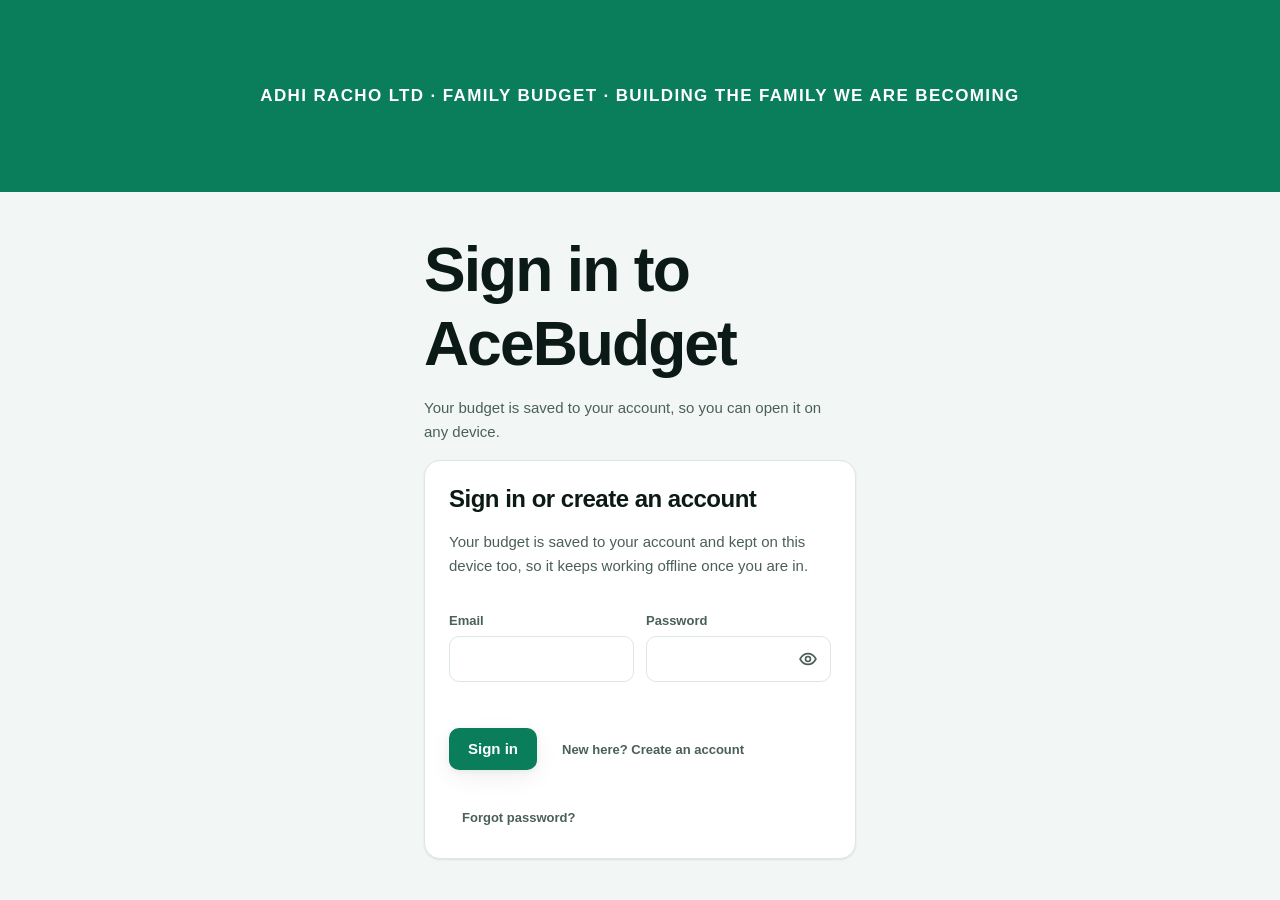
<file: index.html>
<!doctype html>
<html lang="en">
<head>
  <meta charset="UTF-8" />
  <meta name="viewport" content="width=device-width, initial-scale=1, viewport-fit=cover" />
  <title>AceBudget: private, local-first household budgeting</title>
  <meta name="description" content="AceBudget is a free budgeting app for households. No bank password, ever. Sign in with a free account and your budget is saved to your device and your account, so it works offline and follows you between devices." />
  <meta name="theme-color" content="#0a7d5b" />
  <link rel="manifest" href="manifest.json" />
  <link rel="icon" href="data:image/svg+xml,%3Csvg xmlns='http://www.w3.org/2000/svg' viewBox='0 0 64 64'%3E%3Crect width='64' height='64' rx='14' fill='%230a7d5b'/%3E%3Crect x='16' y='34' width='8' height='16' rx='2' fill='%23ffffff'/%3E%3Crect x='28' y='24' width='8' height='26' rx='2' fill='%23ffffff'/%3E%3Crect x='40' y='14' width='8' height='36' rx='2' fill='%23ffffff'/%3E%3C/svg%3E" />
  <link rel="apple-touch-icon" href="assets/icons/icon-192.svg" />
  <link rel="stylesheet" href="assets/css/base.css" />
  <link rel="stylesheet" href="assets/css/app.css" />
</head>
<body>
  <a class="skip-link" href="#main">Skip to content</a>
  <div id="app"><noscript>AceBudget needs JavaScript enabled to run. Your budget is kept on this device as well as your account, so it keeps working offline.</noscript></div>
  <script type="module" src="src/app.js"></script>
</body>
</html>
</file>
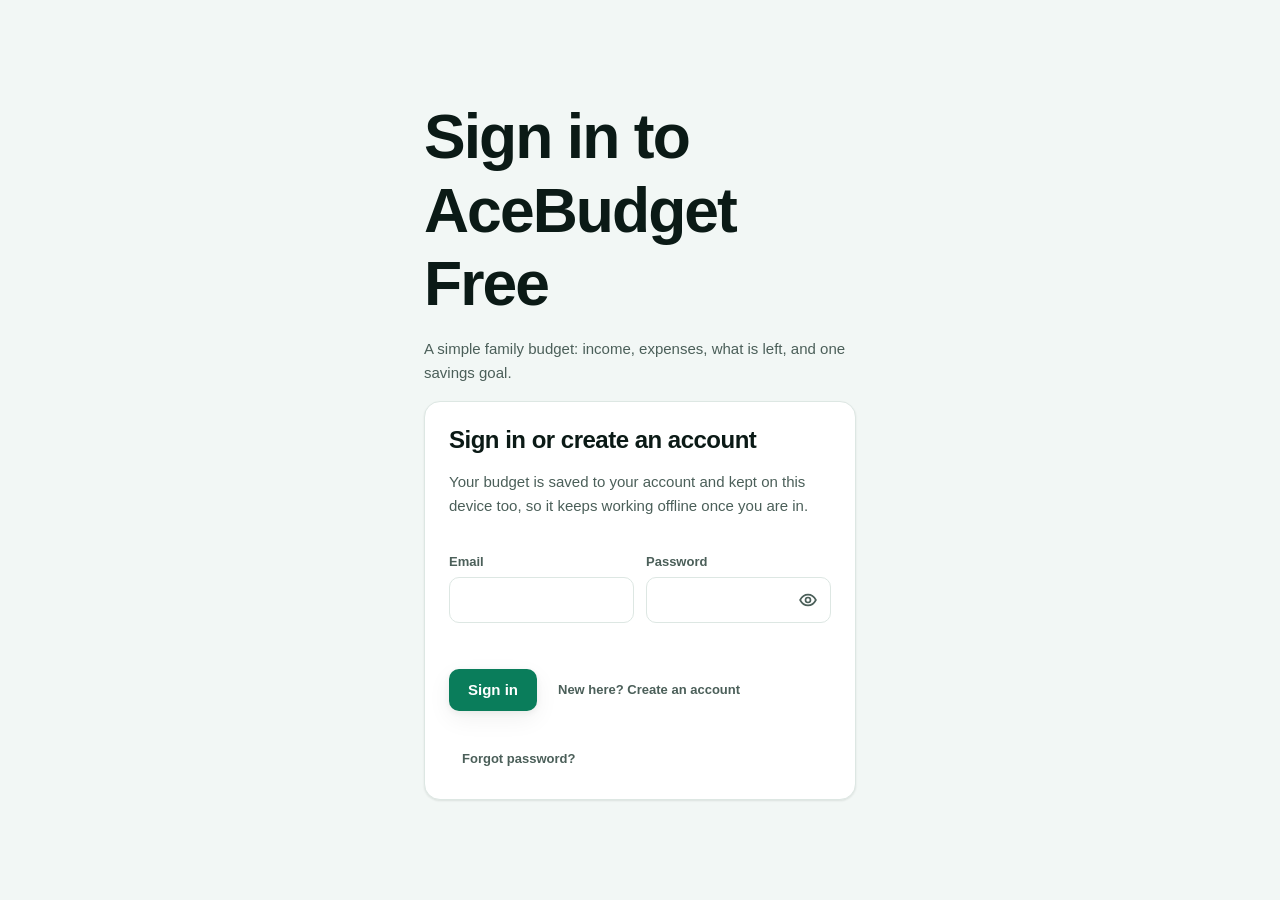
<file: free/index.html>
<!doctype html>
<html lang="en">
<head>
  <meta charset="UTF-8" />
  <meta name="viewport" content="width=device-width, initial-scale=1, viewport-fit=cover" />
  <title>AceBudget Free: a simple family budget planner</title>
  <meta name="description" content="Try AceBudget free. Track income and expenses, see what is left each month, and set a savings goal. Private: your numbers never leave this device." />
  <meta name="theme-color" content="#0a7d5b" />
  <link rel="icon" href="data:image/svg+xml,%3Csvg xmlns='http://www.w3.org/2000/svg' viewBox='0 0 64 64'%3E%3Crect width='64' height='64' rx='14' fill='%230a7d5b'/%3E%3Crect x='16' y='34' width='8' height='16' rx='2' fill='%23ffffff'/%3E%3Crect x='28' y='24' width='8' height='26' rx='2' fill='%23ffffff'/%3E%3Crect x='40' y='14' width='8' height='36' rx='2' fill='%23ffffff'/%3E%3C/svg%3E" />
  <link rel="stylesheet" href="../assets/css/base.css" />
  <link rel="stylesheet" href="../assets/css/app.css" />
  <link rel="stylesheet" href="../assets/css/free.css" />
</head>
<body>
  <a class="skip-link" href="#main">Skip to content</a>
  <div id="app"><noscript>AceBudget needs JavaScript enabled to run. Your budget is kept on this device as well as your account, so it keeps working offline.</noscript></div>
  <script type="module" src="../src/free.js"></script>
</body>
</html>
</file>
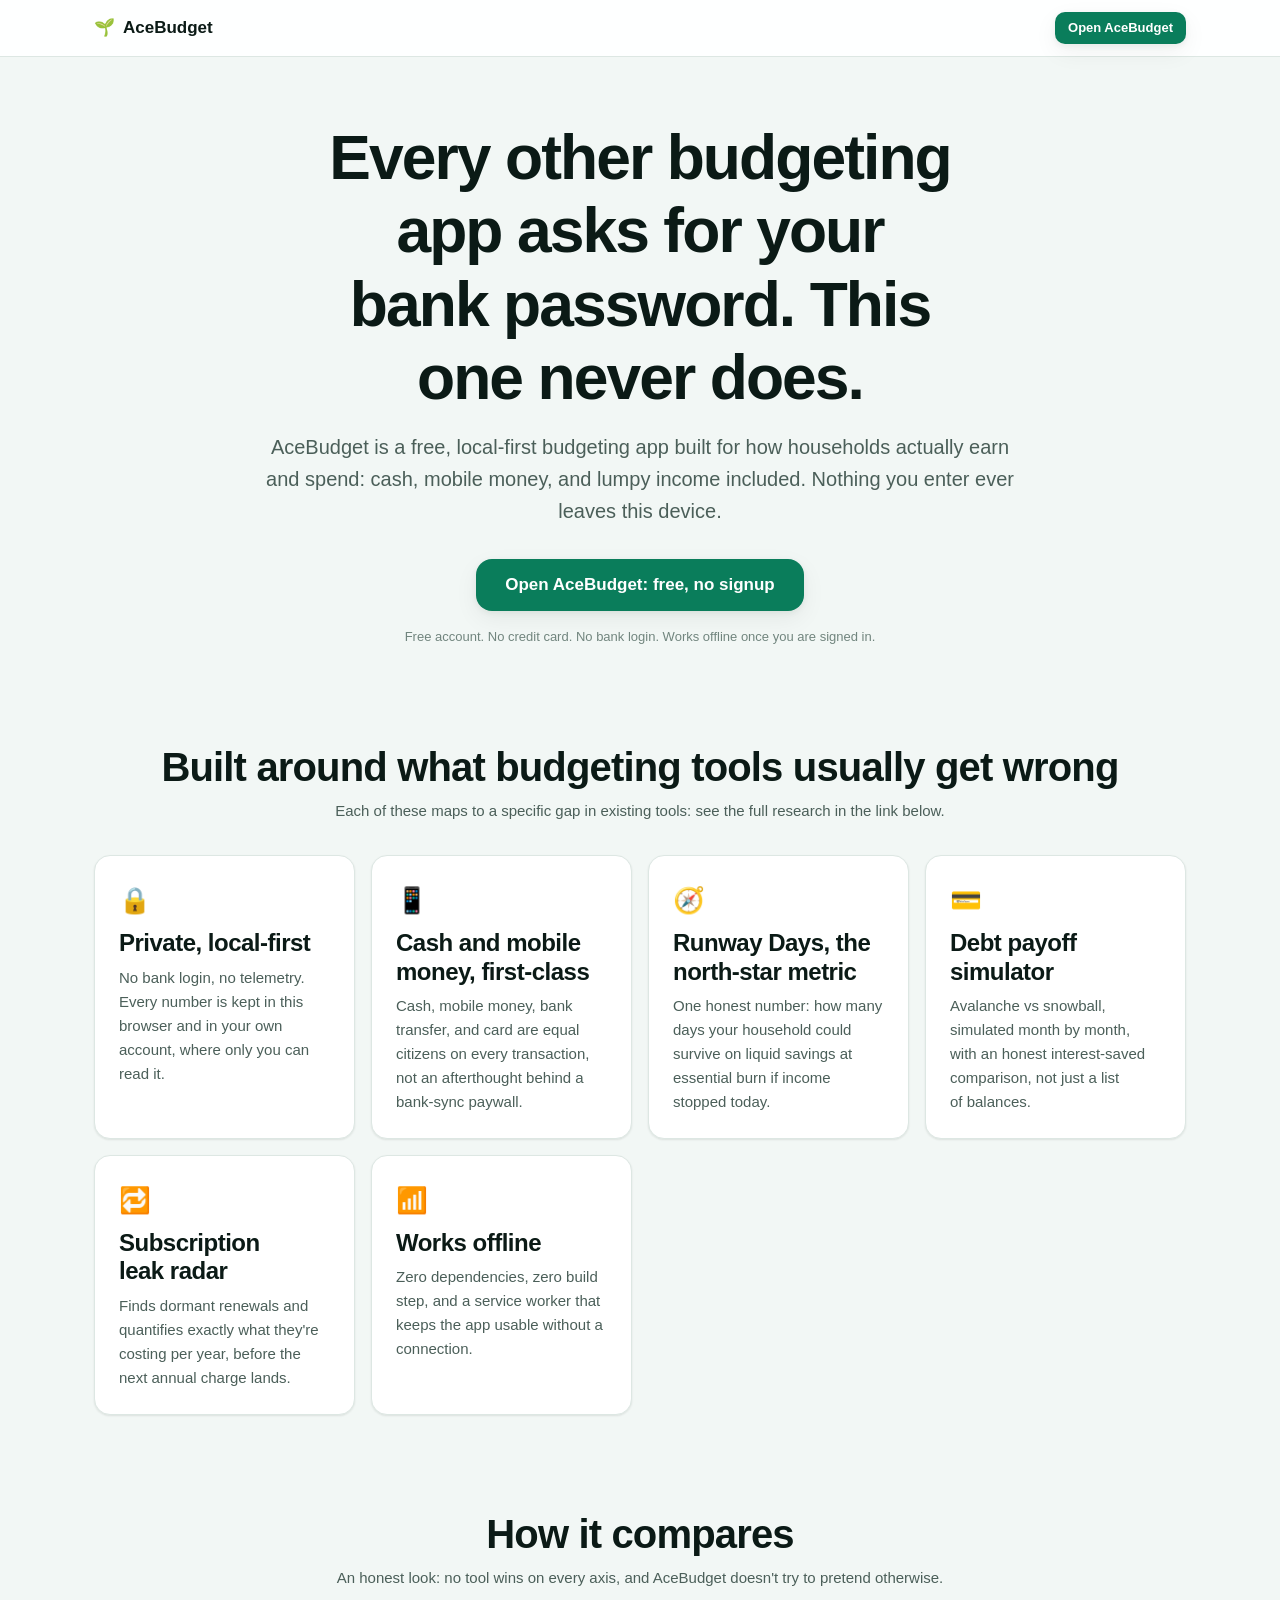
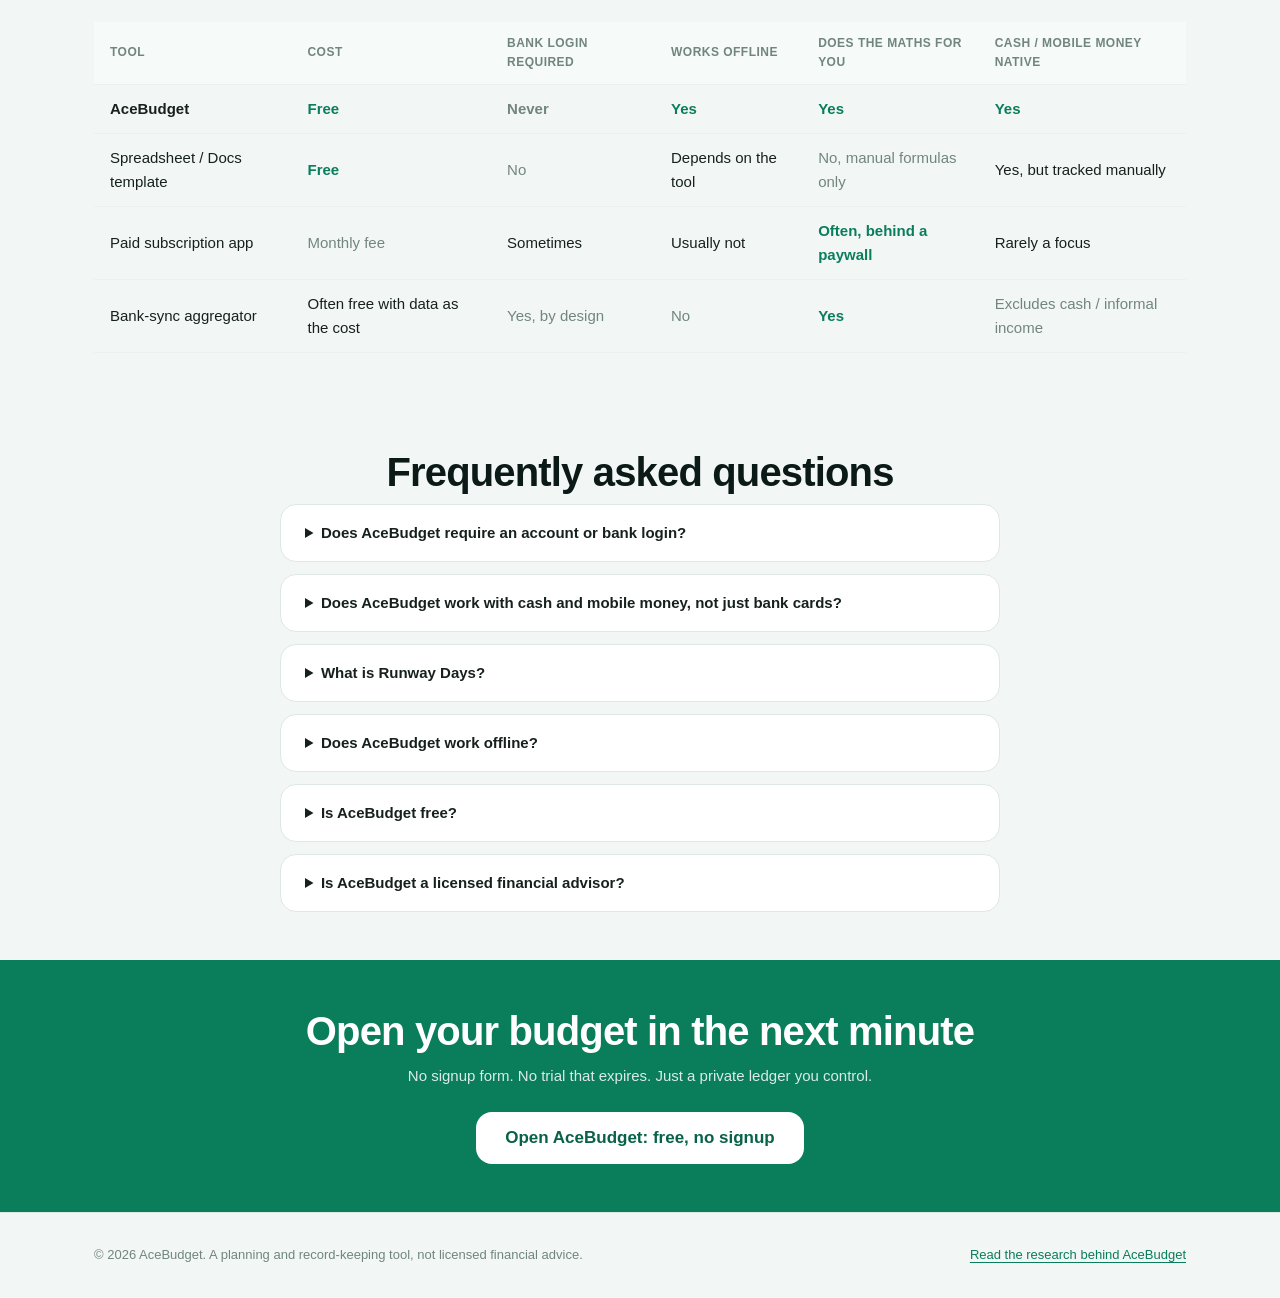
<file: site/index.html>
<!doctype html>
<html lang="en">
<head>
  <meta charset="UTF-8" />
  <meta name="viewport" content="width=device-width, initial-scale=1" />
  <title>AceBudget: the budgeting app that never asks for your bank password</title>
  <meta name="description" content="AceBudget is a free, local-first budgeting app for real households: cash and mobile money, lumpy income, debt payoff simulation, subscription leak detection, and a runway metric. Works offline, and your budget is readable by nobody but you." />
  <link rel="canonical" href="https://example.com/site/index.html" />
  <!-- Replace https://example.com/ with the real deployed domain once known. -->

  <!-- Open Graph -->
  <meta property="og:type" content="website" />
  <meta property="og:title" content="AceBudget: private, local-first household budgeting" />
  <meta property="og:description" content="Every other budgeting app asks for your bank password. This one never does. Free, offline-capable, and your budget follows you between devices." />
  <meta property="og:url" content="https://example.com/site/index.html" />
  <meta property="og:image" content="assets/img/og-cover.png" />
  <!-- assets/img/og-cover.png is a placeholder path: replace with a real 1200x630 cover image before sharing. -->

  <!-- Twitter Card -->
  <meta name="twitter:card" content="summary_large_image" />
  <meta name="twitter:title" content="AceBudget: private, local-first household budgeting" />
  <meta name="twitter:description" content="Every other budgeting app asks for your bank password. This one never does." />
  <meta name="twitter:image" content="assets/img/og-cover.png" />

  <link rel="icon" href="data:image/svg+xml,%3Csvg xmlns='http://www.w3.org/2000/svg' viewBox='0 0 64 64'%3E%3Crect width='64' height='64' rx='14' fill='%230a7d5b'/%3E%3Crect x='16' y='34' width='8' height='16' rx='2' fill='%23ffffff'/%3E%3Crect x='28' y='24' width='8' height='26' rx='2' fill='%23ffffff'/%3E%3Crect x='40' y='14' width='8' height='36' rx='2' fill='%23ffffff'/%3E%3C/svg%3E" />
  <link rel="stylesheet" href="../assets/css/base.css" />
  <link rel="stylesheet" href="../assets/css/site.css" />

  <script type="application/ld+json">
  {
    "@context": "https://schema.org",
    "@type": "SoftwareApplication",
    "name": "AceBudget",
    "applicationCategory": "FinanceApplication",
    "operatingSystem": "Any (web browser)",
    "description": "A free, local-first household budgeting app with a runway metric, debt payoff simulator, subscription leak detection, and support for cash, mobile money, and irregular income.",
    "offers": { "@type": "Offer", "price": "0", "priceCurrency": "USD" }
  }
  </script>
  <script type="application/ld+json">
  {
    "@context": "https://schema.org",
    "@type": "FAQPage",
    "mainEntity": [
      {
        "@type": "Question",
        "name": "Does AceBudget require an account or bank login?",
        "acceptedAnswer": { "@type": "Answer", "text": "No. AceBudget never asks for a bank password or any bank login. It asks only for an email and password to create your own free AceBudget account. Your budget is kept on your device and in your account, where only you can read it." }
      },
      {
        "@type": "Question",
        "name": "Does AceBudget work with cash and mobile money, not just bank cards?",
        "acceptedAnswer": { "@type": "Answer", "text": "Yes. Cash, mobile money, bank transfer, and card are all first-class payment methods on every transaction. AceBudget does not assume a card-rail economy." }
      },
      {
        "@type": "Question",
        "name": "What is Runway Days?",
        "acceptedAnswer": { "@type": "Answer", "text": "Runway Days is how many days a household could sustain its essential spending from liquid savings if income stopped today. It is AceBudget's north-star metric." }
      },
      {
        "@type": "Question",
        "name": "Does AceBudget work offline?",
        "acceptedAnswer": { "@type": "Answer", "text": "Yes. AceBudget is a zero-dependency, zero-build web app with an offline-capable service worker, so it keeps working without a connection once loaded." }
      },
      {
        "@type": "Question",
        "name": "Is AceBudget free?",
        "acceptedAnswer": { "@type": "Answer", "text": "Yes, AceBudget is free with no subscription tier and no paywalled features." }
      },
      {
        "@type": "Question",
        "name": "Is AceBudget a licensed financial advisor?",
        "acceptedAnswer": { "@type": "Answer", "text": "No. AceBudget is a planning and record-keeping tool, not a licensed financial adviser, and it does not provide personalised investment advice." }
      }
    ]
  }
  </script>
</head>
<body>
  <a class="skip-link" href="#main">Skip to content</a>

  <header class="site-header">
    <div class="wrap">
      <a class="site-logo" href="#main"><span aria-hidden="true">🌱</span> AceBudget</a>
      <a class="btn btn-primary btn-sm" href="../index.html">Open AceBudget</a>
    </div>
  </header>

  <main id="main">
    <section class="hero">
      <div class="wrap">
        <h1>Every other budgeting app asks for your bank password. This one never does.</h1>
        <p class="lede">AceBudget is a free, local-first budgeting app built for how households actually earn and spend: cash, mobile money, and lumpy income included. Nothing you enter ever leaves this device.</p>
        <div class="hero-ctas">
          <a class="btn btn-primary btn-lg" href="../index.html">Open AceBudget: free, no signup</a>
        </div>
        <p class="hero-note">Free account. No credit card. No bank login. Works offline once you are signed in.</p>
      </div>
    </section>

    <section id="benefits">
      <div class="wrap">
        <h2>Built around what budgeting tools usually get wrong</h2>
        <p class="section-lede">Each of these maps to a specific gap in existing tools: see the full research in the link below.</p>
        <div class="benefit-grid">
          <article class="card benefit-card">
            <div class="benefit-icon" aria-hidden="true">🔒</div>
            <h3>Private, local-first</h3>
            <p class="soft">No bank login, no telemetry. Every number is kept in this browser and in your own account, where only you can read it.</p>
          </article>
          <article class="card benefit-card">
            <div class="benefit-icon" aria-hidden="true">📱</div>
            <h3>Cash and mobile money, first-class</h3>
            <p class="soft">Cash, mobile money, bank transfer, and card are equal citizens on every transaction, not an afterthought behind a bank-sync paywall.</p>
          </article>
          <article class="card benefit-card">
            <div class="benefit-icon" aria-hidden="true">🧭</div>
            <h3>Runway Days, the north-star metric</h3>
            <p class="soft">One honest number: how many days your household could survive on liquid savings at essential burn if income stopped today.</p>
          </article>
          <article class="card benefit-card">
            <div class="benefit-icon" aria-hidden="true">💳</div>
            <h3>Debt payoff simulator</h3>
            <p class="soft">Avalanche vs snowball, simulated month by month, with an honest interest-saved comparison, not just a list of balances.</p>
          </article>
          <article class="card benefit-card">
            <div class="benefit-icon" aria-hidden="true">🔁</div>
            <h3>Subscription leak radar</h3>
            <p class="soft">Finds dormant renewals and quantifies exactly what they're costing per year, before the next annual charge lands.</p>
          </article>
          <article class="card benefit-card">
            <div class="benefit-icon" aria-hidden="true">📶</div>
            <h3>Works offline</h3>
            <p class="soft">Zero dependencies, zero build step, and a service worker that keeps the app usable without a connection.</p>
          </article>
        </div>
      </div>
    </section>

    <section id="compare">
      <div class="wrap">
        <h2>How it compares</h2>
        <p class="section-lede">An honest look: no tool wins on every axis, and AceBudget doesn't try to pretend otherwise.</p>
        <div class="compare-wrap">
          <table class="compare">
            <thead>
              <tr><th>Tool</th><th>Cost</th><th>Bank login required</th><th>Works offline</th><th>Does the maths for you</th><th>Cash / mobile money native</th></tr>
            </thead>
            <tbody>
              <tr>
                <td>AceBudget</td>
                <td class="yes">Free</td>
                <td class="no">Never</td>
                <td class="yes">Yes</td>
                <td class="yes">Yes</td>
                <td class="yes">Yes</td>
              </tr>
              <tr>
                <td>Spreadsheet / Docs template</td>
                <td class="yes">Free</td>
                <td class="no">No</td>
                <td>Depends on the tool</td>
                <td class="no">No, manual formulas only</td>
                <td>Yes, but tracked manually</td>
              </tr>
              <tr>
                <td>Paid subscription app</td>
                <td class="no">Monthly fee</td>
                <td>Sometimes</td>
                <td>Usually not</td>
                <td class="yes">Often, behind a paywall</td>
                <td>Rarely a focus</td>
              </tr>
              <tr>
                <td>Bank-sync aggregator</td>
                <td>Often free with data as the cost</td>
                <td class="no">Yes, by design</td>
                <td class="no">No</td>
                <td class="yes">Yes</td>
                <td class="no">Excludes cash / informal income</td>
              </tr>
            </tbody>
          </table>
        </div>
      </div>
    </section>

    <section id="faq">
      <div class="wrap">
        <h2>Frequently asked questions</h2>
        <div class="faq-list">
          <details>
            <summary>Does AceBudget require an account or bank login?</summary>
            <p>No. AceBudget never asks for a bank password or any bank login. It asks only for an email and password to create your own free AceBudget account. Your budget is kept on your device and in your account, where only you can read it.</p>
          </details>
          <details>
            <summary>Does AceBudget work with cash and mobile money, not just bank cards?</summary>
            <p>Yes. Cash, mobile money, bank transfer, and card are all first-class payment methods on every transaction. AceBudget does not assume a card-rail economy.</p>
          </details>
          <details>
            <summary>What is Runway Days?</summary>
            <p>Runway Days is how many days a household could sustain its essential spending from liquid savings if income stopped today. It is AceBudget's north-star metric.</p>
          </details>
          <details>
            <summary>Does AceBudget work offline?</summary>
            <p>Yes. AceBudget is a zero-dependency, zero-build web app with an offline-capable service worker, so it keeps working without a connection once loaded.</p>
          </details>
          <details>
            <summary>Is AceBudget free?</summary>
            <p>Yes, AceBudget is free with no subscription tier and no paywalled features.</p>
          </details>
          <details>
            <summary>Is AceBudget a licensed financial advisor?</summary>
            <p>No. AceBudget is a planning and record-keeping tool, not a licensed financial adviser, and it does not provide personalised investment advice.</p>
          </details>
        </div>
      </div>
    </section>

    <section class="cta-band">
      <div class="wrap">
        <h2>Open your budget in the next minute</h2>
        <p>No signup form. No trial that expires. Just a private ledger you control.</p>
        <a class="btn btn-primary btn-lg" href="../index.html">Open AceBudget: free, no signup</a>
      </div>
    </section>
  </main>

  <footer class="site-footer">
    <div class="wrap">
      <span>&copy; 2026 AceBudget. A planning and record-keeping tool, not licensed financial advice.</span>
      <a href="../docs/GAP-ANALYSIS.md">Read the research behind AceBudget</a>
    </div>
  </footer>
</body>
</html>
</file>
<file: assets/css/base.css>
/* ==========================================================================
   AceBudget: design tokens & base layer
   Shared by the marketing site and the application shell.
   No external requests. System font stack for instant first paint.
   ========================================================================== */

:root {
  /* --- brand ------------------------------------------------------------ */
  --brand-50:  #eafaf3;
  --brand-100: #cdf2e2;
  --brand-200: #9ee5c8;
  --brand-300: #63d2a8;
  --brand-400: #2fba89;
  --brand-500: #129c70;
  --brand-600: #0a7d5b;
  --brand-700: #08624a;
  --brand-800: #094e3c;
  --brand-900: #073f32;

  --gold-300: #ffd98a;
  --gold-400: #f8c15c;
  --gold-500: #e9a530;
  --gold-700: #9c6a12;

  --coral-300: #ffb3a7;
  --coral-500: #e5533d;
  --coral-600: #c53d2a;
  --coral-700: #972c1d;

  --violet-400: #8b7ff0;
  --violet-500: #6b5ce0;

  /* --- neutral / surface ------------------------------------------------ */
  --ink:        #0b1a16;
  --ink-2:      #14312a;
  --text:       #16211e;
  --text-soft:  #4b5f59;
  --text-mute:  #71857e;
  --line:       #dde7e3;
  --line-soft:  #eaf1ee;
  --surface:    #ffffff;
  --surface-2:  #f6faf8;
  --surface-3:  #eef5f2;
  --canvas:     #f2f7f5;

  /* --- semantic --------------------------------------------------------- */
  --ok:      var(--brand-600);
  --ok-bg:   var(--brand-50);
  --warn:    var(--gold-700);
  --warn-bg: #fdf4e3;
  --bad:     var(--coral-600);
  --bad-bg:  #fdeeec;
  --info:    var(--violet-500);
  --info-bg: #f0eefc;

  /* --- type ------------------------------------------------------------- */
  --font: -apple-system, BlinkMacSystemFont, "Segoe UI", Roboto, "Helvetica Neue",
          Arial, "Noto Sans", sans-serif, "Apple Color Emoji", "Segoe UI Emoji";
  --font-num: ui-monospace, "SF Mono", "Cascadia Mono", "Segoe UI Mono", Menlo,
              Consolas, monospace;

  --fs-xs:   0.75rem;
  --fs-sm:   0.8125rem;
  --fs-base: 0.9375rem;
  --fs-md:   1.0625rem;
  --fs-lg:   1.25rem;
  --fs-xl:   1.5rem;
  --fs-2xl:  1.9rem;
  --fs-3xl:  2.5rem;
  --fs-4xl:  clamp(2.1rem, 5.2vw, 3.9rem);

  /* --- space / shape ---------------------------------------------------- */
  --sp-1: 4px;  --sp-2: 8px;  --sp-3: 12px; --sp-4: 16px;
  --sp-5: 24px; --sp-6: 32px; --sp-7: 48px; --sp-8: 64px; --sp-9: 96px;

  --r-sm: 6px; --r-md: 10px; --r-lg: 16px; --r-xl: 24px; --r-full: 999px;

  --sh-1: 0 1px 2px rgba(11, 26, 22, .06), 0 1px 3px rgba(11, 26, 22, .04);
  --sh-2: 0 2px 6px rgba(11, 26, 22, .06), 0 8px 24px rgba(11, 26, 22, .06);
  --sh-3: 0 12px 40px rgba(11, 26, 22, .12), 0 2px 8px rgba(11, 26, 22, .06);
  --sh-focus: 0 0 0 3px var(--brand-200);

  --maxw: 1140px;
  --ease: cubic-bezier(.22, .8, .3, 1);
}

/* --- dark theme --------------------------------------------------------- */
:root[data-theme="dark"] {
  --ink:        #e6f2ed;
  --ink-2:      #cfe4dc;
  --text:       #e3efea;
  --text-soft:  #a3bab2;
  --text-mute:  #7e968e;
  --line:       #23372f;
  --line-soft:  #1b2d26;
  --surface:    #10201b;
  --surface-2:  #16281f;
  --surface-3:  #1c332a;
  --canvas:     #0a1611;

  --ok-bg:   #0e2c22;
  --warn-bg: #2d2410;
  --bad-bg:  #2f1713;
  --info-bg: #1d1a35;
  --ok:   var(--brand-300);
  --warn: var(--gold-400);
  --bad:  var(--coral-300);
  --info: var(--violet-400);

  --sh-1: 0 1px 2px rgba(0,0,0,.4);
  --sh-2: 0 2px 6px rgba(0,0,0,.35), 0 8px 24px rgba(0,0,0,.3);
  --sh-3: 0 12px 40px rgba(0,0,0,.5);
  --sh-focus: 0 0 0 3px var(--brand-800);
}

/* --- reset -------------------------------------------------------------- */
*, *::before, *::after { box-sizing: border-box; }
* { margin: 0; }

html { -webkit-text-size-adjust: 100%; scroll-behavior: smooth; }
@media (prefers-reduced-motion: reduce) {
  html { scroll-behavior: auto; }
  *, *::before, *::after {
    animation-duration: .01ms !important; animation-iteration-count: 1 !important;
    transition-duration: .01ms !important;
  }
}

body {
  font-family: var(--font);
  font-size: var(--fs-base);
  line-height: 1.6;
  color: var(--text);
  background: var(--canvas);
  -webkit-font-smoothing: antialiased;
  text-rendering: optimizeLegibility;
  min-height: 100vh;
}

img, svg, video, canvas { display: block; max-width: 100%; height: auto; }
input, button, textarea, select { font: inherit; color: inherit; }
button { cursor: pointer; background: none; border: none; }
a { color: var(--brand-600); text-decoration-thickness: 1px; text-underline-offset: 3px; }
a:hover { color: var(--brand-700); }
:root[data-theme="dark"] a { color: var(--brand-300); }

h1, h2, h3, h4 { line-height: 1.18; letter-spacing: -0.021em; color: var(--ink); font-weight: 700; }
h1 { font-size: var(--fs-4xl); letter-spacing: -0.031em; }
h2 { font-size: var(--fs-3xl); }
h3 { font-size: var(--fs-xl); }
h4 { font-size: var(--fs-md); }
p  { text-wrap: pretty; }
h1, h2, h3 { text-wrap: balance; }

:focus-visible { outline: 2px solid var(--brand-500); outline-offset: 2px; border-radius: var(--r-sm); }

::selection { background: var(--brand-200); color: var(--brand-900); }

/* --- utilities ---------------------------------------------------------- */
.wrap { width: 100%; max-width: var(--maxw); margin-inline: auto; padding-inline: var(--sp-5); }
.stack > * + * { margin-top: var(--sp-4); }
.row { display: flex; align-items: center; gap: var(--sp-3); }
.row-between { display: flex; align-items: center; justify-content: space-between; gap: var(--sp-3); }
.grow { flex: 1 1 auto; min-width: 0; }
.num { font-family: var(--font-num); font-variant-numeric: tabular-nums; letter-spacing: -0.02em; }
.muted { color: var(--text-mute); }
.soft { color: var(--text-soft); }
.center { text-align: center; }
.nowrap { white-space: nowrap; }
.hidden { display: none !important; }

.sr-only {
  position: absolute; width: 1px; height: 1px; padding: 0; margin: -1px;
  overflow: hidden; clip: rect(0 0 0 0); white-space: nowrap; border: 0;
}

.skip-link {
  position: absolute; left: var(--sp-3); top: -60px; z-index: 999;
  background: var(--brand-600); color: #fff; padding: var(--sp-3) var(--sp-4);
  border-radius: var(--r-md); font-weight: 600; text-decoration: none;
  transition: top .18s var(--ease);
}
.skip-link:focus { top: var(--sp-3); color: #fff; }

/* --- buttons ------------------------------------------------------------ */
.btn {
  display: inline-flex; align-items: center; justify-content: center; gap: var(--sp-2);
  padding: 11px 18px; border-radius: var(--r-md); font-weight: 600;
  font-size: var(--fs-base); line-height: 1.2; text-decoration: none;
  border: 1px solid transparent; white-space: nowrap;
  transition: transform .14s var(--ease), box-shadow .18s var(--ease),
              background-color .18s var(--ease), border-color .18s var(--ease);
}
.btn:active { transform: translateY(1px); }
.btn:disabled { opacity: .5; cursor: not-allowed; transform: none; }

.btn-primary { background: var(--brand-600); color: #fff; box-shadow: var(--sh-2); }
.btn-primary:hover { background: var(--brand-700); color: #fff; box-shadow: var(--sh-3); }

.btn-ghost { background: var(--surface); color: var(--ink); border-color: var(--line); }
.btn-ghost:hover { background: var(--surface-2); border-color: var(--brand-300); color: var(--ink); }

.btn-quiet { background: transparent; color: var(--text-soft); padding: 7px 11px; }
.btn-quiet:hover { background: var(--surface-3); color: var(--ink); }

.btn-danger { background: var(--bad-bg); color: var(--bad); border-color: transparent; }
.btn-danger:hover { background: var(--coral-500); color: #fff; }

.btn-lg { padding: 15px 28px; font-size: var(--fs-md); border-radius: var(--r-lg); }
.btn-sm { padding: 7px 12px; font-size: var(--fs-sm); }
.btn-block { width: 100%; }

/* --- surfaces ----------------------------------------------------------- */
.card {
  background: var(--surface); border: 1px solid var(--line);
  border-radius: var(--r-lg); padding: var(--sp-5); box-shadow: var(--sh-1);
}

.pill {
  display: inline-flex; align-items: center; gap: 6px; padding: 4px 11px;
  border-radius: var(--r-full); font-size: var(--fs-xs); font-weight: 650;
  letter-spacing: .01em; background: var(--surface-3); color: var(--text-soft);
}
.pill-ok   { background: var(--ok-bg);   color: var(--ok); }
.pill-warn { background: var(--warn-bg); color: var(--warn); }
.pill-bad  { background: var(--bad-bg);  color: var(--bad); }
.pill-info { background: var(--info-bg); color: var(--info); }

.dot { width: 8px; height: 8px; border-radius: 50%; flex: 0 0 auto; background: currentColor; }

/* --- forms -------------------------------------------------------------- */
.field { display: flex; flex-direction: column; gap: 6px; }
.field > label { font-size: var(--fs-sm); font-weight: 600; color: var(--text-soft); }
.field .hint { font-size: var(--fs-xs); color: var(--text-mute); }
.field[hidden] { display: none; }
/* Phone number: country code picker beside the number, stacked on narrow screens. */
.phone-row { display: grid; grid-template-columns: minmax(0, 13rem) minmax(0, 1fr); gap: var(--sp-2); }
@media (max-width: 420px) { .phone-row { grid-template-columns: 1fr; } }

input[type="text"], input[type="number"], input[type="date"], input[type="month"],
input[type="search"], input[type="email"], input[type="password"], input[type="tel"], select, textarea {
  width: 100%; padding: 10px 12px; border: 1px solid var(--line);
  border-radius: var(--r-md); background: var(--surface); color: var(--text);
  transition: border-color .15s var(--ease), box-shadow .15s var(--ease);
}
input:focus, select:focus, textarea:focus {
  outline: none; border-color: var(--brand-400); box-shadow: var(--sh-focus);
}
input::placeholder, textarea::placeholder { color: var(--text-mute); }
select {
  appearance: none;
  background-image: url("data:image/svg+xml,%3Csvg xmlns='http://www.w3.org/2000/svg' width='12' height='8' viewBox='0 0 12 8'%3E%3Cpath d='M1 1.5 6 6.5 11 1.5' stroke='%2371857e' stroke-width='1.8' fill='none' stroke-linecap='round' stroke-linejoin='round'/%3E%3C/svg%3E");
  background-repeat: no-repeat; background-position: right 12px center; padding-right: 34px;
}

/* --- password fields: the show/hide eye (ui/password.js) -----------------
   Colours come from the theme tokens, so the field, its text and the eye are
   readable in both light and dark without switching themes. */
.pw-field { position: relative; display: block; }
.pw-field input { padding-right: 46px; color-scheme: light; }
:root[data-theme="dark"] .pw-field input { color-scheme: dark; }
.pw-field input::placeholder { color: var(--text-soft); opacity: 1; }
/* The browser's own reveal button (Edge) would show a second, hard to see eye. */
.pw-field input::-ms-reveal, .pw-field input::-ms-clear { display: none; }
/* Keep browser autofill readable: it paints its own pale background otherwise. */
.pw-field input:-webkit-autofill,
.pw-field input:-webkit-autofill:hover,
.pw-field input:-webkit-autofill:focus {
  -webkit-text-fill-color: var(--text); caret-color: var(--text);
  box-shadow: 0 0 0 1000px var(--surface) inset;
  transition: background-color 9999s ease-out 0s;
}
.pw-field input:-webkit-autofill:focus { box-shadow: 0 0 0 1000px var(--surface) inset, var(--sh-focus); }

.pw-toggle {
  position: absolute; top: 50%; right: 4px; transform: translateY(-50%);
  width: 38px; height: 38px; display: inline-flex; align-items: center; justify-content: center;
  border-radius: var(--r-sm); color: var(--text-soft);
  -webkit-tap-highlight-color: transparent;
  transition: background-color .15s var(--ease), color .15s var(--ease);
}
/* Hover only where a pointer can hover, so it never sticks after a tap on a phone. */
@media (hover: hover) { .pw-toggle:hover { background: var(--surface-3); color: var(--ink); } }
.pw-toggle:active { background: var(--surface-3); color: var(--ink); }
.pw-toggle:focus-visible { outline: 2px solid var(--brand-500); outline-offset: 0; }
.pw-toggle.is-on { color: var(--brand-600); }
:root[data-theme="dark"] .pw-toggle.is-on { color: var(--brand-300); }
.pw-toggle svg { display: block; width: 20px; height: 20px; }
/* Bigger target on touch screens. */
@media (pointer: coarse) {
  .pw-field input { padding-right: 52px; }
  .pw-toggle { width: 44px; height: 44px; right: 1px; }
}

/* --- tables ------------------------------------------------------------- */
.table-scroll { overflow-x: auto; -webkit-overflow-scrolling: touch; }
table.data { width: 100%; border-collapse: collapse; font-size: var(--fs-sm); }
table.data th, table.data td { padding: 10px 12px; text-align: left; border-bottom: 1px solid var(--line-soft); }
table.data th {
  font-size: var(--fs-xs); text-transform: uppercase; letter-spacing: .05em;
  color: var(--text-mute); font-weight: 700; white-space: nowrap;
}
table.data td.r, table.data th.r { text-align: right; }
table.data tbody tr:hover { background: var(--surface-2); }

/* --- motion ------------------------------------------------------------- */
@keyframes rise { from { opacity: 0; transform: translateY(14px); } to { opacity: 1; transform: none; } }
.rise { animation: rise .5s var(--ease) both; }

@keyframes fade { from { opacity: 0; } to { opacity: 1; } }
.fade { animation: fade .3s var(--ease) both; }
</file>
<file: assets/css/app.css>
/* ==========================================================================
   AceBudget: app shell layout.
   Loaded after base.css. Reuses its tokens/components only: no new colors,
   no new button styles. Sidebar nav collapses to a bottom tab bar < 720px.
   ========================================================================== */

/* --- small utilities not in base.css --- */
.hook-caption {
  color: var(--brand-600);
  font-weight: 600;
  font-size: var(--fs-sm);
  margin-top: -4px;
}
:root[data-theme="dark"] .hook-caption { color: var(--brand-300); }
.fs-xs { font-size: var(--fs-xs); }
.fs-sm { font-size: var(--fs-sm); }
.fs-lg { font-size: var(--fs-lg); }
.text-bad { color: var(--bad); }
.field-error { color: var(--bad); font-size: var(--fs-xs); min-height: 1.2em; }
.form-actions { flex-wrap: wrap; }
.plain-list { list-style: none; }
.plain-list li { padding: var(--sp-2) 0; border-bottom: 1px solid var(--line-soft); }
.plain-list li:last-child { border-bottom: none; }

/* --- app shell --- */
.app-shell {
  display: grid;
  grid-template-columns: 240px 1fr;
  grid-template-rows: auto 1fr;
  grid-template-areas: "topbar topbar" "nav main";
  min-height: 100vh;
}

.app-topbar {
  grid-area: topbar;
  display: flex; align-items: center; justify-content: space-between;
  padding: var(--sp-3) var(--sp-5);
  background: var(--surface); border-bottom: 1px solid var(--line);
  position: sticky; top: 0; z-index: 20;
}
.brand-mark { font-size: 1.2em; }
/* Keep the top bar on one line: badges and buttons never wrap, the household
   name shortens with an ellipsis and steps aside on the narrowest phones. */
.app-topbar { gap: var(--sp-2); }
.app-topbar > .row:first-child { min-width: 0; }
.app-topbar .pill, .app-topbar .btn, .app-topbar select { white-space: nowrap; flex-shrink: 0; }
.topbar-household { min-width: 0; overflow: hidden; text-overflow: ellipsis; white-space: nowrap; }
@media (max-width: 420px) { .topbar-household { display: none; } }

.app-nav {
  grid-area: nav;
  display: flex; flex-direction: column; gap: 2px;
  padding: var(--sp-4) var(--sp-3);
  background: var(--surface-2); border-right: 1px solid var(--line);
  align-self: stretch;
}
.nav-link {
  display: flex; align-items: center; gap: var(--sp-3);
  padding: 10px 12px; border-radius: var(--r-md);
  color: var(--text-soft); text-decoration: none; font-weight: 600; font-size: var(--fs-sm);
  transition: background-color .15s var(--ease), color .15s var(--ease);
}
.nav-link:hover { background: var(--surface-3); color: var(--ink); }
.nav-link-active { background: var(--ok-bg); color: var(--ok); }
.nav-icon { font-size: 1.1em; width: 1.4em; text-align: center; }

.app-main { grid-area: main; padding: var(--sp-5); min-width: 0; }
.app-content { max-width: var(--maxw); }

@media (max-width: 720px) {
  .app-shell { grid-template-columns: 1fr; grid-template-areas: "topbar" "main" "nav"; }
  .app-nav {
    flex-direction: row; justify-content: space-between; overflow-x: auto;
    border-right: none; border-top: 1px solid var(--line);
    position: sticky; bottom: 0; padding: var(--sp-2);
  }
  .nav-link { flex-direction: column; gap: 2px; padding: 6px 8px; font-size: var(--fs-xs); white-space: nowrap; }
  .app-main { padding: var(--sp-3); padding-bottom: var(--sp-8); }
}

/* --- onboarding --- */
.onboard-screen { min-height: 100vh; display: flex; flex-direction: column; background: var(--canvas); }
.onboard-body { flex: 1 1 auto; display: flex; align-items: center; padding: var(--sp-5) 0; }
.onboard-wrap { max-width: 480px; }
.onboard-form { padding: var(--sp-6); }

/* Brand band across the top of the welcome and lock screens. 192px tall
   (about 2in at 96dpi) at every width, with the text centred on both axes.
   On narrow screens the text wraps to two or three lines and still sits
   inside the 192px band, so the height stays constant. */
.brand-banner {
  min-height: 192px;
  display: flex;
  align-items: center;
  justify-content: center;
  padding: var(--sp-6) var(--sp-5);
  background: var(--brand-600);
  color: #fff;
  text-align: center;
}
.brand-banner-text {
  max-width: var(--maxw);
  font-size: var(--fs-md);
  font-weight: 700;
  line-height: 1.6;
  letter-spacing: 0.08em;
  text-transform: uppercase;
}

/* --- dashboard grid --- */
.grid { display: grid; gap: var(--sp-4); }
.dashboard-grid { grid-template-columns: repeat(auto-fit, minmax(280px, 1fr)); align-items: start; }
.runway-card { grid-column: span 1; }
.runway-number { font-size: var(--fs-4xl); font-weight: 800; letter-spacing: -0.02em; color: var(--ink); line-height: 1; margin-top: var(--sp-2); }
.spark { line-height: 0; }
.legend { list-style: none; display: flex; flex-direction: column; gap: 6px; font-size: var(--fs-sm); }
.legend li { display: flex; align-items: center; gap: 8px; }
.legend .dot { border-radius: 50%; }

/* --- dashboard layout (hero / charts / cards rows) --- */
.dashboard-stack > * + * { margin-top: var(--sp-4); }
.dashboard-hero { grid-template-columns: 1.15fr 1fr; align-items: stretch; }
.dashboard-charts { grid-template-columns: 1.6fr 1fr; align-items: stretch; }
.dashboard-cards { grid-template-columns: repeat(auto-fit, minmax(230px, 1fr)); align-items: start; }
@media (max-width: 900px) {
  .dashboard-hero, .dashboard-charts { grid-template-columns: 1fr; }
}
.dashboard-stack .card { transition: box-shadow .2s var(--ease), transform .2s var(--ease); }
.dashboard-stack .card:hover { box-shadow: var(--sh-2); transform: translateY(-2px); }

/* --- runway gauge --- */
.gauge-host { display: flex; justify-content: center; padding: var(--sp-2) 0; }
.gauge { position: relative; display: flex; justify-content: center; width: 100%; }
.gauge-svg { display: block; width: 100%; max-width: 240px; height: auto; }
.gauge-center {
  position: absolute; top: 58%; left: 50%; transform: translate(-50%, -50%);
  text-align: center; pointer-events: none;
}
.gauge-number { font-size: var(--fs-4xl); font-weight: 800; letter-spacing: -0.02em; color: var(--ink); line-height: 1; }
.gauge-caption { margin-top: 2px; }

/* --- month-over-month comparison --- */
.compare-grid { grid-template-columns: repeat(auto-fit, minmax(130px, 1fr)); gap: var(--sp-4) var(--sp-3); margin-top: var(--sp-3); }
.compare-stat { display: flex; flex-direction: column; gap: 4px; min-width: 0; }
.compare-stat .row { flex-wrap: wrap; row-gap: 4px; }
.compare-stat .num { white-space: nowrap; }
.delta { font-size: var(--fs-xs); font-weight: 700; padding: 2px 7px; border-radius: var(--r-full); white-space: nowrap; }
.delta-good { background: var(--ok-bg); color: var(--ok); }
.delta-bad  { background: var(--bad-bg); color: var(--bad); }
.delta-flat { background: var(--surface-3); color: var(--text-mute); }

/* --- interactive charts (ui/render.js interactiveLineChart / interactiveDonut) --- */
.chart-scroll { overflow-x: auto; -webkit-overflow-scrolling: touch; }
.flow-chart-wrap { position: relative; }
.flow-chart { display: block; width: 100%; }
.chart-dot { transition: r .15s var(--ease); }
.chart-dot-active { stroke: var(--surface); stroke-width: 1.5; }
.chart-tooltip {
  position: absolute; transform: translate(-50%, -100%);
  background: var(--ink); color: var(--surface); padding: 6px 10px;
  border-radius: var(--r-md); font-size: var(--fs-xs); line-height: 1.5;
  box-shadow: var(--sh-2); pointer-events: none; white-space: nowrap;
  opacity: 0; transition: opacity .15s var(--ease); z-index: 10;
}
:root[data-theme="dark"] .chart-tooltip { background: var(--surface-3); color: var(--text); border: 1px solid var(--line); }

.legend-swatch { display: inline-block; width: 10px; height: 10px; border-radius: 3px; }
.legend-item { cursor: pointer; border-radius: var(--r-sm); padding: 3px 4px; transition: background-color .15s var(--ease); }
.legend-item:hover, .legend-item:focus-visible { background: var(--surface-3); }

.donut-row { align-items: center; gap: var(--sp-5); flex-wrap: wrap; }
.donut-host { flex: 0 0 auto; }
.donut-seg { cursor: pointer; transition: stroke-width .18s var(--ease), opacity .18s var(--ease); }

.breakdown-list { max-height: 220px; overflow-y: auto; }
.breakdown-row { transition: background-color .6s var(--ease); border-radius: var(--r-sm); padding: var(--sp-2) var(--sp-1); }
.breakdown-row-flash { background: var(--ok-bg); }

/* --- forms --- */
.form-row { display: grid; grid-template-columns: repeat(auto-fit, minmax(160px, 1fr)); gap: var(--sp-3); }
/* Labels vary in length ("Target" vs "Planned monthly contribution") and wrap
   to different line counts. Reserving a fixed two-line height, with the label
   text bottom-aligned inside it, keeps every input in the row on the same
   line regardless of how its own label wraps. */
.form-row .field > label {
  min-height: calc(var(--fs-sm) * 1.4 * 2);
  line-height: 1.4;
  display: flex;
  align-items: flex-end;
}
.month-nav { justify-content: flex-end; }

/* --- progress bars (used by ui/render.js barRow) --- */
.bar-row { display: flex; flex-direction: column; gap: 4px; font-size: var(--fs-sm); }
.bar-track { height: 8px; border-radius: var(--r-full); background: var(--surface-3); overflow: hidden; }
.bar-fill { height: 100%; border-radius: var(--r-full); transition: width .3s var(--ease); }
.budget-row { align-items: center; gap: var(--sp-4); }
.budget-row input[type="number"] { width: 110px; }

/* --- coach insights --- */
.insight { padding: var(--sp-3) 0; }
.insight-critical { border-left: 3px solid var(--bad); padding-left: var(--sp-4); }
.insight-warning { border-left: 3px solid var(--warn); padding-left: var(--sp-4); }
.insight-opportunity { border-left: 3px solid var(--info); padding-left: var(--sp-4); }
.insight-positive { border-left: 3px solid var(--ok); padding-left: var(--sp-4); }
.qa-log { max-height: 480px; overflow-y: auto; }

/* --- goal cards --- */
.goal-card { display: flex; flex-direction: column; gap: var(--sp-3); }

/* --- toasts --- */
.toast-stack {
  position: fixed; right: var(--sp-4); bottom: var(--sp-4); z-index: 999;
  display: flex; flex-direction: column; gap: var(--sp-2); max-width: 320px;
}
.toast {
  padding: 12px 16px; border-radius: var(--r-md); background: var(--ink); color: var(--surface);
  box-shadow: var(--sh-3); font-size: var(--fs-sm); cursor: pointer;
  opacity: 0; transform: translateY(8px); transition: opacity .22s var(--ease), transform .22s var(--ease);
}
.toast-in { opacity: 1; transform: none; }
.toast-ok { background: var(--brand-700); }
.toast-warn { background: var(--gold-700); color: #fff; }
.toast-bad { background: var(--coral-700); }
</file>
<file: assets/css/free.css>
/* ==========================================================================
   AceBudget Free: the few extras the free sample needs on top of base.css
   and app.css. Everything else (tokens, cards, forms, tables, nav, shell)
   is shared with the full app so the two stay visually identical.
   ========================================================================== */

/* Sections are reached by in-page nav links; keep headings clear of the
   sticky top bar when the page scrolls to them. */
.free-section { scroll-margin-top: 80px; }

.free-topbar-actions { gap: var(--sp-2); }
.free-topbar-actions select { width: auto; padding-block: 6px; font-size: var(--fs-sm); }
/* On the narrowest phones the "Free" badge steps aside so Log out still fits. */
@media (max-width: 420px) { .app-topbar > .row:first-child .pill { display: none; } }

.summary-grid { grid-template-columns: repeat(auto-fit, minmax(200px, 1fr)); }
.summary-stat .num { font-size: var(--fs-xl); font-weight: 700; color: var(--ink); }
.summary-stat.is-positive .num { color: var(--ok); }
.summary-stat.is-negative .num { color: var(--bad); }

.row-actions { justify-content: flex-end; gap: var(--sp-1); flex-wrap: nowrap; }

/* On a phone, stack Edit/Delete so the tables fit without sideways scrolling. */
@media (max-width: 600px) {
  .row-actions { flex-direction: column; align-items: flex-end; gap: 0; }
  .free-section table.data th, .free-section table.data td { padding-inline: 8px; }
  .free-section table.data tfoot th { white-space: normal; }
}

.form-actions { gap: var(--sp-2); flex-wrap: wrap; }

/* --- full version hints ------------------------------------------------------
   One-line plain-text notes that the complete app has more. Not links. */
.lock-badge { font-size: 0.8em; line-height: 1; }

.locked-hint { display: flex; align-items: center; gap: var(--sp-2); font-size: var(--fs-sm); color: var(--text-mute); }
.locked-hint strong { color: var(--brand-600); font-weight: 600; }
:root[data-theme="dark"] .locked-hint strong { color: var(--brand-300); }

/* --- locked menu items: plain labels, dimmed, with a lock on the icon --- */
.nav-divider {
  padding: var(--sp-4) 12px var(--sp-1);
  font-size: var(--fs-xs); font-weight: 700; letter-spacing: 0.06em; text-transform: uppercase;
  color: var(--text-mute);
}
.nav-link-locked { color: var(--text-mute); cursor: default; }
.nav-link-locked:hover { background: none; color: var(--text-mute); }
.nav-link-locked .nav-icon { position: relative; opacity: 0.55; }
.nav-link-locked .nav-icon .lock-badge { position: absolute; right: -6px; bottom: -4px; font-size: 0.65em; opacity: 1; }

/* --- locked cards: read-only descriptions, no controls --- */
.locked-grid { grid-template-columns: repeat(auto-fit, minmax(240px, 1fr)); }
.locked-card { display: flex; flex-direction: column; gap: var(--sp-2); background: var(--surface-2); border-style: dashed; box-shadow: none; }
.locked-pill { align-self: flex-start; }
.locked-title { font-size: var(--fs-md); color: var(--text-soft); }
.locked-card p { font-size: var(--fs-sm); }
.locked-preview { display: grid; gap: 6px; margin-top: auto; padding-top: var(--sp-2); opacity: 0.7; }
.locked-preview span { height: 8px; border-radius: var(--r-full); background: var(--surface-3); }
.locked-preview span:nth-child(1) { width: 90%; }
.locked-preview span:nth-child(2) { width: 65%; }
.locked-preview span:nth-child(3) { width: 40%; }

@media (max-width: 720px) {
  .nav-divider { display: none; }
}
</file>
<file: assets/css/site.css>
/* ==========================================================================
   AceBudget: marketing site layout.
   Loaded after base.css. Reuses its tokens/components only.
   ========================================================================== */

.site-header {
  position: sticky; top: 0; z-index: 20;
  background: color-mix(in srgb, var(--surface) 92%, transparent);
  backdrop-filter: blur(8px);
  border-bottom: 1px solid var(--line);
}
.site-header .wrap { display: flex; align-items: center; justify-content: space-between; padding-block: var(--sp-3); }
.site-logo { display: flex; align-items: center; gap: var(--sp-2); font-weight: 800; font-size: var(--fs-md); color: var(--ink); text-decoration: none; }

.hero { padding-block: var(--sp-8) var(--sp-7); }
.hero .wrap { max-width: 820px; text-align: center; }
.hero h1 { margin-bottom: var(--sp-4); }
.hero .lede { font-size: var(--fs-lg); color: var(--text-soft); margin-bottom: var(--sp-6); }
.hero-ctas { display: flex; gap: var(--sp-3); justify-content: center; flex-wrap: wrap; margin-bottom: var(--sp-4); }
.hero-note { font-size: var(--fs-sm); color: var(--text-mute); }

section { padding-block: var(--sp-7); }
section > .wrap > h2 { text-align: center; margin-bottom: var(--sp-2); }
section > .wrap > .section-lede { text-align: center; color: var(--text-soft); max-width: 640px; margin: 0 auto var(--sp-6); }

.benefit-grid { display: grid; grid-template-columns: repeat(auto-fit, minmax(220px, 1fr)); gap: var(--sp-4); }
.benefit-card { display: flex; flex-direction: column; gap: var(--sp-2); }
.benefit-icon { font-size: 1.6rem; }

.compare-wrap { overflow-x: auto; }
table.compare { width: 100%; border-collapse: collapse; min-width: 640px; }
table.compare th, table.compare td { padding: 12px 16px; border-bottom: 1px solid var(--line-soft); text-align: left; }
table.compare thead th { background: var(--surface-2); font-size: var(--fs-xs); text-transform: uppercase; letter-spacing: .04em; color: var(--text-mute); }
table.compare td.yes { color: var(--ok); font-weight: 700; }
table.compare td.no { color: var(--text-mute); }
table.compare tbody tr:first-child td { font-weight: 700; }

.faq-list { max-width: 720px; margin: 0 auto; display: flex; flex-direction: column; gap: var(--sp-3); }
.faq-list details { background: var(--surface); border: 1px solid var(--line); border-radius: var(--r-lg); padding: var(--sp-4) var(--sp-5); }
.faq-list summary { cursor: pointer; font-weight: 650; }
.faq-list p { margin-top: var(--sp-3); color: var(--text-soft); }

.cta-band { background: var(--brand-600); color: #fff; text-align: center; }
.cta-band h2 { color: #fff; }
.cta-band p { color: rgba(255,255,255,.85); margin-bottom: var(--sp-5); }
.cta-band .btn-primary { background: #fff; color: var(--brand-700); box-shadow: none; }
.cta-band .btn-primary:hover { background: var(--brand-50); color: var(--brand-800); }

.site-footer { border-top: 1px solid var(--line); padding-block: var(--sp-6); color: var(--text-mute); font-size: var(--fs-sm); }
.site-footer .wrap { display: flex; flex-wrap: wrap; gap: var(--sp-4); justify-content: space-between; align-items: center; }
</file>
